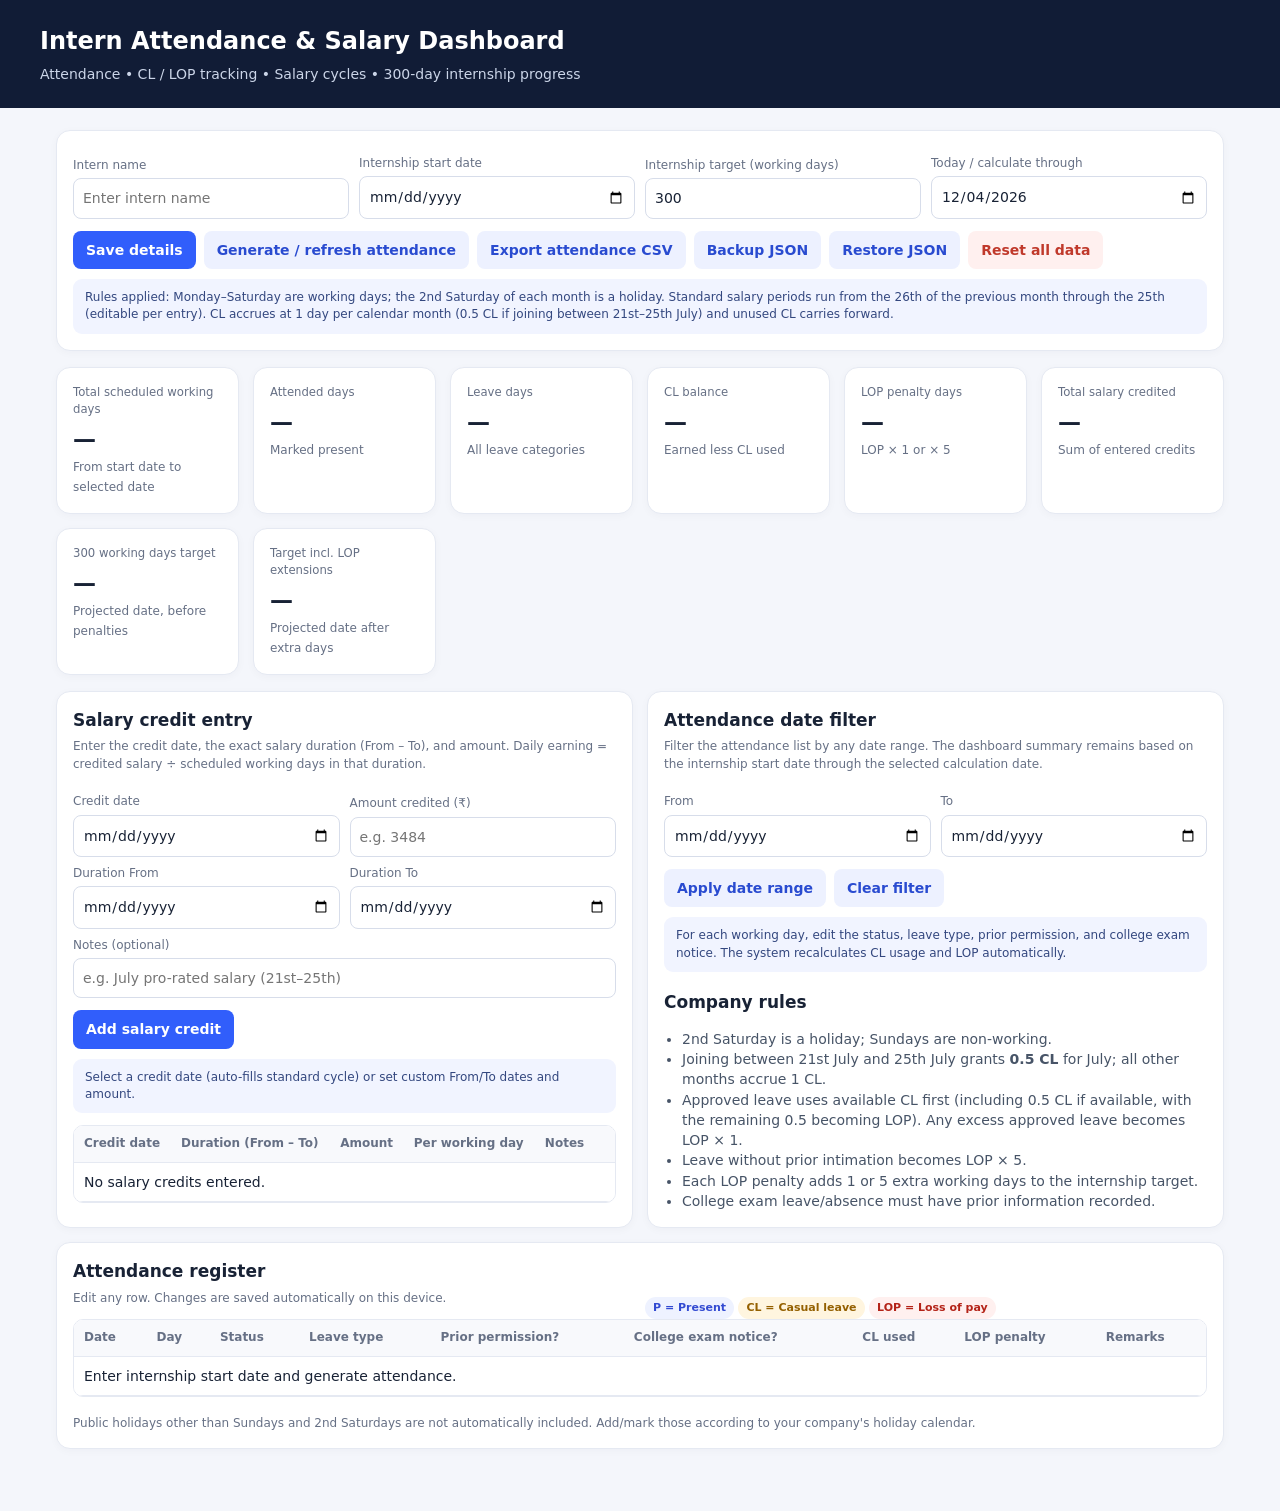
<file: index.html>
<!doctype html>
<html lang="en">
<head>
  <meta charset="utf-8">
  <meta name="viewport" content="width=device-width, initial-scale=1">
  <title>Intern Attendance & Salary Dashboard</title>
  <link rel="stylesheet" href="style.css">
</head>
<body>
  <header>
    <h1>Intern Attendance & Salary Dashboard</h1>
    <p>Attendance • CL / LOP tracking • Salary cycles • 300-day internship progress</p>
  </header>

  <main>
    <section class="card">
      <div class="row">
        <div>
          <label for="internName">Intern name</label>
          <input id="internName" placeholder="Enter intern name">
        </div>
        <div>
          <label for="startDate">Internship start date</label>
          <input id="startDate" type="date">
        </div>
        <div>
          <label for="targetDays">Internship target (working days)</label>
          <input id="targetDays" type="number" min="1" value="300">
        </div>
        <div>
          <label for="asOf">Today / calculate through</label>
          <input id="asOf" type="date">
        </div>
      </div>

      <div class="actions">
        <button id="saveSettings">Save details</button>
        <button class="secondary" id="generate">Generate / refresh attendance</button>
        <button class="secondary" id="export">Export attendance CSV</button>
        <button class="secondary" id="backupJson">Backup JSON</button>
        <button class="secondary" id="restoreBtn">Restore JSON</button>
        <input type="file" id="restoreFile" accept=".json" class="hidden">
        <button class="danger" id="reset">Reset all data</button>
      </div>

      <div class="note">
        Rules applied: Monday–Saturday are working days; the 2nd Saturday of each month is a holiday. Standard salary periods run from the 26th of the previous month through the 25th (editable per entry). CL accrues at 1 day per calendar month (0.5 CL if joining between 21st–25th July) and unused CL carries forward.
      </div>
    </section>

    <section class="grid stats" id="stats">
      <div class="card stat"><small>Total scheduled working days</small><strong id="sWorking">—</strong><em>From start date to selected date</em></div>
      <div class="card stat"><small>Attended days</small><strong id="sAttended">—</strong><em>Marked present</em></div>
      <div class="card stat"><small>Leave days</small><strong id="sLeave">—</strong><em>All leave categories</em></div>
      <div class="card stat"><small>CL balance</small><strong id="sCL">—</strong><em>Earned less CL used</em></div>
      <div class="card stat"><small>LOP penalty days</small><strong id="sPenalty">—</strong><em>LOP × 1 or × 5</em></div>
      <div class="card stat"><small>Total salary credited</small><strong id="sEarn">—</strong><em>Sum of entered credits</em></div>
      <div class="card stat"><small>300 working days target</small><strong id="sTarget">—</strong><em>Projected date, before penalties</em></div>
      <div class="card stat"><small>Target incl. LOP extensions</small><strong id="sExtended">—</strong><em>Projected date after extra days</em></div>
    </section>

    <section class="grid two">
      <div class="card">
        <h2>Salary credit entry</h2>
        <p class="sub">Enter the credit date, the exact salary duration (From – To), and amount. Daily earning = credited salary ÷ scheduled working days in that duration.</p>
        
        <div class="row">
          <div>
            <label for="payDate">Credit date</label>
            <input id="payDate" type="date">
          </div>
          <div>
            <label for="payAmount">Amount credited (₹)</label>
            <input id="payAmount" type="number" min="0" step=".01" placeholder="e.g. 3484">
          </div>
        </div>

        <div class="row">
          <div>
            <label for="payFrom">Duration From</label>
            <input id="payFrom" type="date">
          </div>
          <div>
            <label for="payTo">Duration To</label>
            <input id="payTo" type="date">
          </div>
        </div>

        <label for="payNote">Notes (optional)</label>
        <input id="payNote" placeholder="e.g. July pro-rated salary (21st–25th)">
        
        <div class="actions">
          <button id="addPay">Add salary credit</button>
        </div>

        <div id="payInfo" class="note">Select a credit date (auto-fills standard cycle) or set custom From/To dates and amount.</div>

        <div class="tablewrap" style="margin-top:12px">
          <table style="min-width:540px">
            <thead>
              <tr>
                <th>Credit date</th>
                <th>Duration (From – To)</th>
                <th>Amount</th>
                <th>Per working day</th>
                <th>Notes</th>
                <th></th>
              </tr>
            </thead>
            <tbody id="payRows"></tbody>
          </table>
        </div>
      </div>

      <div class="card">
        <h2>Attendance date filter</h2>
        <p class="sub">Filter the attendance list by any date range. The dashboard summary remains based on the internship start date through the selected calculation date.</p>
        <div class="row">
          <div>
            <label for="filterFrom">From</label>
            <input id="filterFrom" type="date">
          </div>
          <div>
            <label for="filterTo">To</label>
            <input id="filterTo" type="date">
          </div>
        </div>
        <div class="actions">
          <button class="secondary" id="applyFilter">Apply date range</button>
          <button class="secondary" id="clearFilter">Clear filter</button>
        </div>
        <div class="note">For each working day, edit the status, leave type, prior permission, and college exam notice. The system recalculates CL usage and LOP automatically.</div>

        <h2 style="margin-top:18px">Company rules</h2>
        <ul class="rules-list">
          <li>2nd Saturday is a holiday; Sundays are non-working.</li>
          <li>Joining between 21st July and 25th July grants <strong>0.5 CL</strong> for July; all other months accrue 1 CL.</li>
          <li>Approved leave uses available CL first (including 0.5 CL if available, with the remaining 0.5 becoming LOP). Any excess approved leave becomes LOP × 1.</li>
          <li>Leave without prior intimation becomes LOP × 5.</li>
          <li>Each LOP penalty adds 1 or 5 extra working days to the internship target.</li>
          <li>College exam leave/absence must have prior information recorded.</li>
        </ul>
      </div>
    </section>

    <section class="card" style="margin-top:14px">
      <div class="row" style="justify-content:space-between">
        <div>
          <h2>Attendance register</h2>
          <p class="sub">Edit any row. Changes are saved automatically on this device.</p>
        </div>
        <div>
          <span class="pill">P = Present</span>
          <span class="pill warn">CL = Casual leave</span>
          <span class="pill bad">LOP = Loss of pay</span>
        </div>
      </div>
      <div class="tablewrap">
        <table>
          <thead>
            <tr>
              <th>Date</th>
              <th>Day</th>
              <th>Status</th>
              <th>Leave type</th>
              <th>Prior permission?</th>
              <th>College exam notice?</th>
              <th>CL used</th>
              <th>LOP penalty</th>
              <th>Remarks</th>
            </tr>
          </thead>
          <tbody id="attendanceRows"></tbody>
        </table>
      </div>
      <footer>
        Public holidays other than Sundays and 2nd Saturdays are not automatically included. Add/mark those according to your company's holiday calendar.
      </footer>
    </section>
  </main>

  <script src="app.js"></script>
</body>
</html>
</file>
<file: style.css>
:root {
  --bg: #f4f6fb;
  --card: #ffffff;
  --ink: #182235;
  --muted: #667085;
  --line: #e5e9f2;
  --blue: #315efb;
  --green: #14804a;
  --red: #c0392b;
  --amber: #a15c00;
}

* {
  box-sizing: border-box;
}

body {
  margin: 0;
  background: var(--bg);
  color: var(--ink);
  font: 14px/1.45 Inter, system-ui, -apple-system, Segoe UI, Roboto, sans-serif;
}

header {
  background: #111c36;
  color: #ffffff;
  padding: 24px max(18px, calc((100% - 1200px) / 2));
}

header h1 {
  margin: 0 0 5px;
  font-size: 24px;
}

header p {
  margin: 0;
  color: #cbd5e8;
}

main {
  max-width: 1200px;
  margin: 22px auto;
  padding: 0 16px 40px;
}

.grid {
  display: grid;
  gap: 14px;
}

.stats {
  grid-template-columns: repeat(auto-fit, minmax(165px, 1fr));
  margin: 16px 0;
}

.card {
  background: var(--card);
  border: 1px solid var(--line);
  border-radius: 14px;
  padding: 16px;
  box-shadow: 0 2px 8px #18223508;
}

.stat small {
  color: var(--muted);
  display: block;
}

.stat strong {
  display: block;
  font-size: 23px;
  margin-top: 5px;
}

.stat em {
  font-style: normal;
  color: var(--muted);
  font-size: 12px;
}

.two {
  grid-template-columns: repeat(auto-fit, minmax(280px, 1fr));
}

h2 {
  font-size: 17px;
  margin: 0 0 12px;
}

.sub {
  color: var(--muted);
  font-size: 12px;
  margin-top: -6px;
  margin-bottom: 12px;
}

label {
  display: block;
  font-size: 12px;
  color: var(--muted);
  margin: 8px 0 4px;
}

input,
select,
textarea,
button {
  font: inherit;
}

input,
select,
textarea {
  width: 100%;
  border: 1px solid #d7ddea;
  border-radius: 8px;
  padding: 9px;
  background: #ffffff;
  color: var(--ink);
}

button {
  border: 0;
  border-radius: 8px;
  padding: 9px 13px;
  background: var(--blue);
  color: #ffffff;
  cursor: pointer;
  font-weight: 600;
}

button:hover {
  opacity: 0.92;
}

button.secondary {
  background: #edf1ff;
  color: #294bd0;
}

button.danger {
  background: #fff0ef;
  color: var(--red);
}

.row {
  display: flex;
  gap: 10px;
  align-items: end;
  flex-wrap: wrap;
}

.row > div {
  flex: 1;
  min-width: 130px;
}

.actions {
  display: flex;
  gap: 8px;
  flex-wrap: wrap;
  margin-top: 12px;
}

.note {
  padding: 10px 12px;
  border-radius: 9px;
  background: #f1f4ff;
  color: #33477f;
  font-size: 12px;
  margin-top: 10px;
}

.warning {
  background: #fff6e8;
  color: #805000;
}

.rules-list {
  padding-left: 18px;
  margin-bottom: 0;
  color: #475467;
}

.tablewrap {
  overflow: auto;
  border: 1px solid var(--line);
  border-radius: 10px;
}

table {
  border-collapse: collapse;
  width: 100%;
  min-width: 850px;
  background: #ffffff;
}

th,
td {
  padding: 9px 10px;
  border-bottom: 1px solid var(--line);
  text-align: left;
  white-space: nowrap;
}

th {
  font-size: 12px;
  color: var(--muted);
  background: #f8f9fc;
  position: sticky;
  top: 0;
}

td input,
td select {
  min-width: 105px;
  padding: 6px;
  font-size: 12px;
}

td .tiny {
  min-width: 80px;
}

.pill {
  display: inline-block;
  border-radius: 30px;
  padding: 3px 8px;
  font-size: 11px;
  font-weight: 700;
  background: #eef2ff;
  color: #334bd2;
}

.pill.ok {
  background: #e8f7ee;
  color: #147443;
}

.pill.bad {
  background: #fff0ef;
  color: #b42318;
}

.pill.warn {
  background: #fff5df;
  color: #946000;
}

footer {
  color: var(--muted);
  font-size: 12px;
  margin-top: 18px;
}

.hidden {
  display: none;
}
</file>
